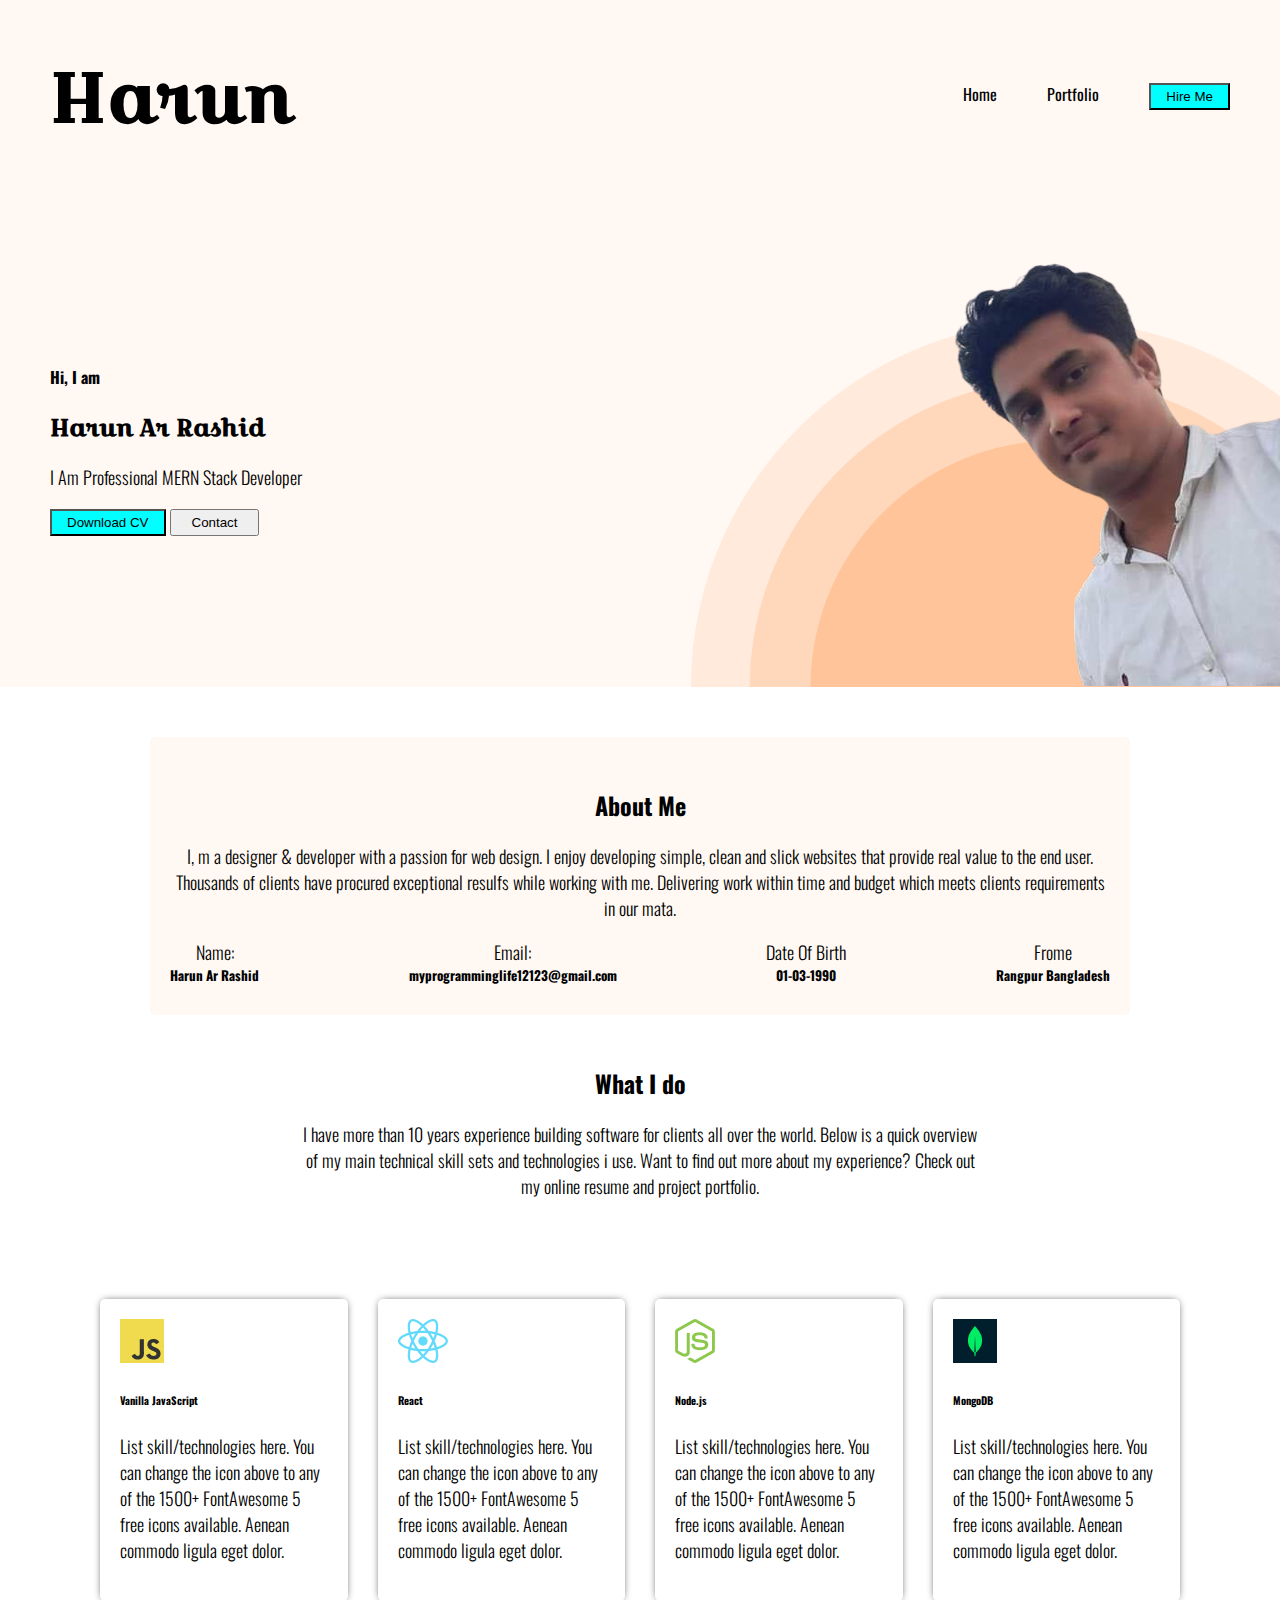
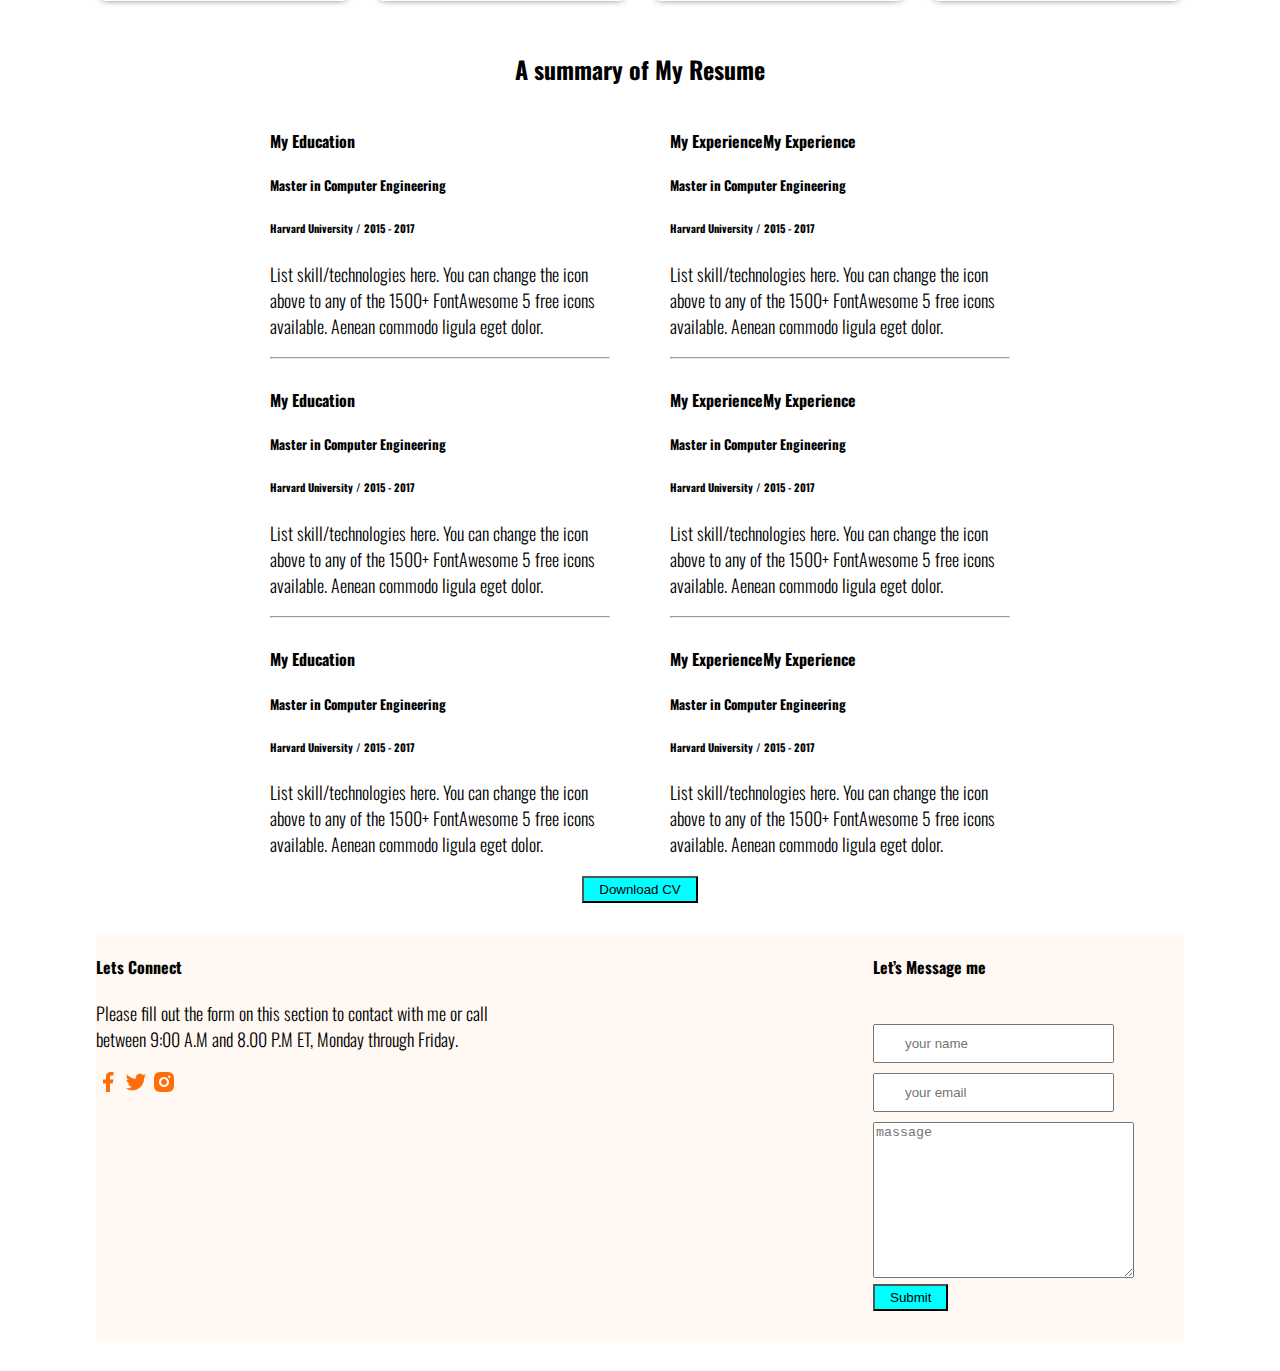
<file: index.html>
<!DOCTYPE html>
<html lang="en">
<head>
    <meta charset="UTF-8">
    <meta property="og:image" content="./images/header_bg.png" />
    <meta name="viewport" content="width=device-width, initial-scale=1.0">
    <title>Harun</title>
    <link rel="stylesheet" href="./style.css">
    <link rel="preconnect" href="https://fonts.googleapis.com">
    <link rel="preconnect" href="https://fonts.gstatic.com" crossorigin>
    <link href="https://fonts.googleapis.com/css2?family=Oswald:wght@300;500;600;700&display=swap" rel="stylesheet">
    <script src="./signal.js"></script>
</head>
<body>
    <header class="upper">
        <div id="abc" class="container">
            <div class="logo-area">
                <h1>Harun</h1>
            </div>
            <nav>
                <ul>
                    <li onclick="signal()">Home</li>
                    <li onclick="signal()">Portfolio</li>
                    <li onclick="signal()"><button class="button-primary">Hire Me</button></li>
                </ul>
            </nav>
        </div>
        <div class="banner">
            <div class="banner-text">
                    <h4>Hi, I  am</h4>
                    <h2>Harun Ar Rashid</h2>
                    <p>I Am Professional MERN Stack Developer</p>
                    <button class="button-primary" onclick="signal()" >Download CV</button>
                    <button class="normal" onclick="signal()">Contact</button>
            </div>
            <div class="banner-img">
                <img src="./images/me.png" alt="">
            </div>
        </div>
    </header>
    <div class="about-me">
        <h2>About Me</h2>
        <p>I, m a designer & developer with a passion for web design. I enjoy developing simple, clean and slick websites that provide real value to the end user. Thousands of clients have procured exceptional resulfs while working with me. Delivering work within time and budget which meets clients requirements in our mata.</p>
        <div class="basic-info">
            <div class="basic-name">
                <p>Name:</p>
                <h5>Harun Ar Rashid</h5>
                    
            </div>
            <div class="basic-mail">
                <p>Email:</p>
                <h5>myprogramminglife12123@gmail.com</h5>
            </div>
            <div class="basic-birth">
                <p>Date Of Birth</p>
                <h5>01-03-1990</h5>
            </div>
            <div class="basic-frome">
            <p>Frome</p>
            <h5>Rangpur Bangladesh</h5>
        </div>
        </div>
    </div>
    <div class="i-do">
        <h2>What I do</h2>
        <p>I have more than 10 years experience building software for clients all over the world. Below is a quick overview of my main technical skill sets and technologies i use. Want to find out more about my experience? Check out my online resume and project portfolio.</p>
    </div>
    <div class="portfolio">
        <div class="single-portfolio">
            <img src="./images/icons/js.png" alt="">
            <h6>Vanilla JavaScript</h6>
            <p>List skill/technologies here. You can change the icon above to any of the 1500+ FontAwesome 5 free icons available. Aenean commodo ligula eget dolor.</p>
        </div>   
          
    
        <div class="single-portfolio">
            <img src="./images/icons/react.png" alt="">
            <h6>React</h6>
            <p>List skill/technologies here. You can change the icon above to any of the 1500+ FontAwesome 5 free icons available. Aenean commodo ligula eget dolor.</p>
            
        </div> 

        <div class="single-portfolio">
            <img src="./images/icons/nodejs.png" alt="">
            <h6>Node.js</h6>
            <p>List skill/technologies here. You can change the icon above to any of the 1500+ FontAwesome 5 free icons available. Aenean commodo ligula eget dolor.</p>
            
        </div> 

        <div class="single-portfolio">
                <img src="./images/icons/mongo.png" alt="">
                <h6>MongoDB</h6>
                <p>List skill/technologies here. You can change the icon above to any of the 1500+ FontAwesome 5 free icons available. Aenean commodo ligula eget dolor.</p>
        </div> 
            
    </div>  
    <div class="sumary">
        <h2>A summary of My Resume</h2>
    </div>

    <div class="qualification">
        <div class="new-conteiner">
            <div class="qualification-one">
                <h4>My Education</h4>
                <h5>Master in Computer Engineering</h5>
                <h6>Harvard University / 2015 - 2017</h6>
                <p>List skill/technologies here. You can change the icon above 
                to any of the 1500+ FontAwesome 5 free icons available. Aenean commodo ligula eget dolor.</p>
                <hr>
            </div>
            <div class="qualification-two">
                <h4>My ExperienceMy Experience</h4>
                <h5>Master in Computer Engineering</h5>
                <h6>Harvard University / 2015 - 2017</h6>
                <p>List skill/technologies here. You can change the icon above 
                to any of the 1500+ FontAwesome 5 free icons available. Aenean commodo ligula eget dolor.</p>
                <hr>
            </div>
        </div>
        
        <div class="new-conteiner">
            <div class="qualification-one">
                <h4>My Education</h4>
                <h5>Master in Computer Engineering</h5>
                <h6>Harvard University / 2015 - 2017</h6>
                <p>List skill/technologies here. You can change the icon above 
                to any of the 1500+ FontAwesome 5 free icons available. Aenean commodo ligula eget dolor.</p>
                <hr>
            </div>
            <div class="qualification-two">
                <h4>My ExperienceMy Experience</h4>
                <h5>Master in Computer Engineering</h5>
                <h6>Harvard University / 2015 - 2017</h6>
                <p>List skill/technologies here. You can change the icon above 
                to any of the 1500+ FontAwesome 5 free icons available. Aenean commodo ligula eget dolor.</p>
                <hr>
            </div>
        </div>

        <div class="new-conteiner">
            <div class="qualification-one">
                <h4>My Education</h4>
                <h5>Master in Computer Engineering</h5>
                <h6>Harvard University / 2015 - 2017</h6>
                <p>List skill/technologies here. You can change the icon above 
                to any of the 1500+ FontAwesome 5 free icons available. Aenean commodo ligula eget dolor.</p>
                
            </div>
            <div class="qualification-two">
                <h4>My ExperienceMy Experience</h4>
                <h5>Master in Computer Engineering</h5>
                <h6>Harvard University / 2015 - 2017</h6>
                <p>List skill/technologies here. You can change the icon above 
                to any of the 1500+ FontAwesome 5 free icons available. Aenean commodo ligula eget dolor.</p>
                
            </div>
        </div>
        <div class="button">
            <button class="button-primary" onclick="signal()">Download CV</button>
        </div>
    </div>
    <div class="footer-area">
        <div class="all-footer">
                <div class="text-area">
                    <h4>Lets Connect</h4>
                    <p>Please fill out the form on this section to contact with me or call <br> between 9:00 A.M and 8.00 P.M ET, Monday through Friday.</p>
                    <img src="./images/icons/facebook.png" alt="">
                    <img src="./images/icons/twitter.png" alt="">
                    <img src="./images/icons/insta.png" alt="">
                </div>
            </div>       
        <div class="masage-area">

            <h4 class="www">Let’s Message me</h4><br>
            <form action="./welcome.html">
                <input type="text" placeholder="your name"><br>
                <input type="text" placeholder="your email"><br>
                <textarea class="fff" placeholder="massage" name="" id="" cols="30" rows="10"></textarea><br>
                <div class="btn">
                    <button class="button-primary">Submit</button>
                </div>
                </form>
        </div>
  
    </div>

    

</body>
</html>
</file>
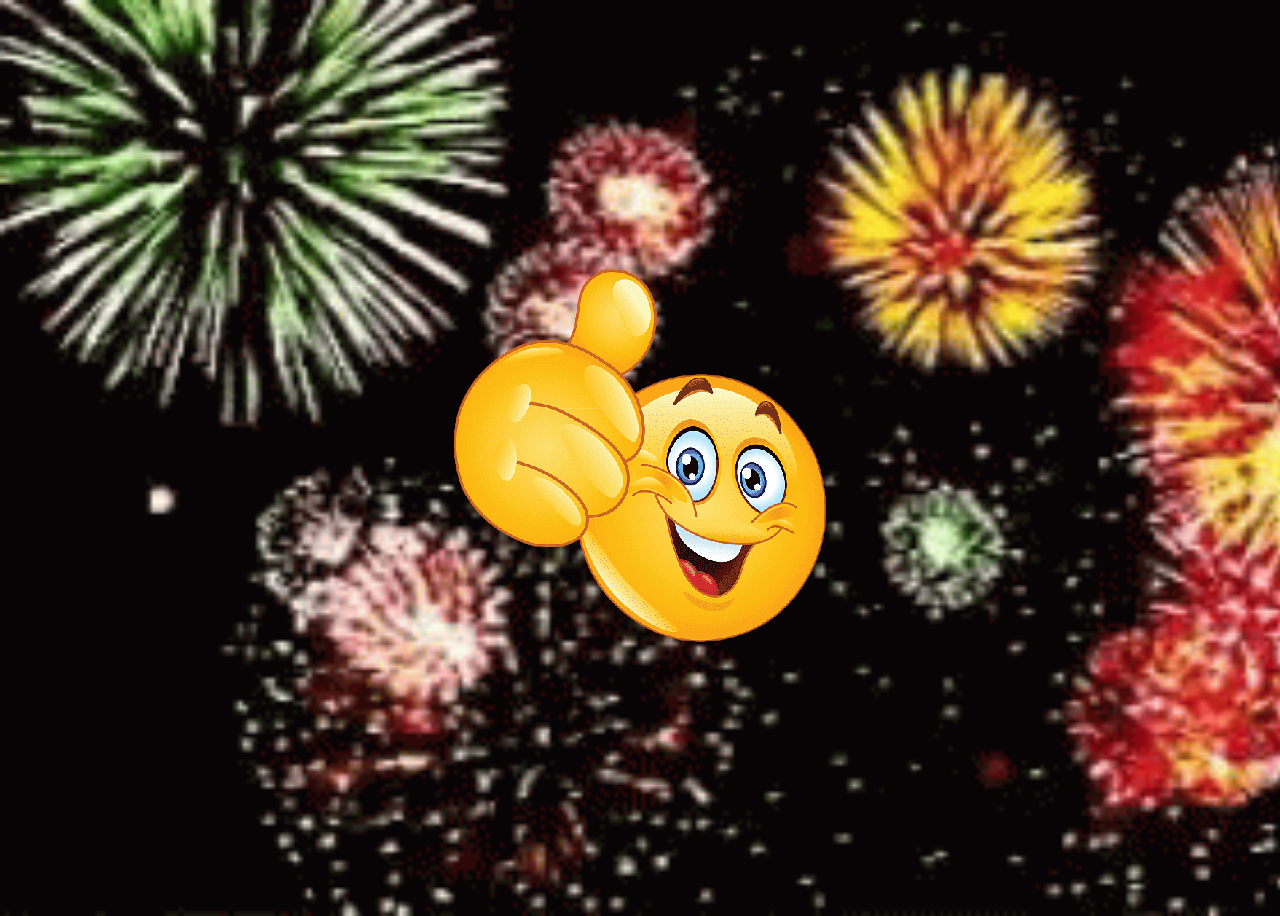
<file: welcome.html>
<!DOCTYPE html>
<html lang="en">
<head>
    <meta charset="UTF-8">
    <meta name="viewport" content="width=device-width, initial-scale=1.0">
    <title>Document</title>
    <style>
        body {
        display: flex;
        justify-content: center;
        align-items: center;
        height: 100vh;
        background-image: url(./images/fireworks.gif);
        background-repeat: no-repeat;
        background-size: cover;
        color: #fff;
        font-size: 24px;
    }
    </style>
</head>
<body>
    <div class="content">
        <img src="./images/smilee.png" alt="">
    </div>
</body>
</html>
</file>
<file: style.css>
@import url('https://fonts.googleapis.com/css2?family=Croissant+One&display=swap');
body{
    margin: 0;
    padding: 0;
    font-family: 'Oswald', sans-serif;
}
.upper{
    background-color: #FFF8F3;

}

nav ul{
    display: flex;
    list-style: none;
    gap: 50px;
}
#abc{
    display: flex;
    align-items: center;
    justify-content: space-between;
    margin: 0 50px;
}
.banner{
    display: flex;
    justify-content: space-between;
    align-items: center;
    background-image: url(./images/header_bg.png);
    background-repeat: no-repeat;
    background-position: bottom right;
    background-size: 46%;
}
.banner-img {
    margin-bottom: -4px;
}
.banner-text{
    margin-left: 50px;
}
.banner-text h2{
    font-family: 'Croissant One', cursive;
}
.button-primary{
    background-color: aqua;
    padding: 4px 15px;
}
.normal{
    padding: 4px 20px; 
}
.basic-info{
    display: flex;
    justify-content: space-between;
}
.about-me{
    text-align: center;
    margin: 50px 150px;
    background-color:#FFF8F3;
    padding: 30px 20px;
    border-radius: 5px;
}
.basic-info h5{
    margin: 0;
    padding: 0;
}
.basic-info p{
    margin: 0;
    padding: 0; 
}
.i-do{
    text-align: center;
    margin: 0 300px;
    margin-bottom: 100px;
    
}
.portfolio {
    display: flex;
    gap: 30px;
    margin: 0 100px 50px 100px;
}
.portfolio > img{
    width: 44px;
    height: 44px
}
.single-portfolio {
    padding: 20px;
    box-shadow: 0px 0px 9px -3px;
    border-radius: 5px;
}
.sumary{
    text-align: center;
}
.new-conteiner{
    display: flex;
    gap: 60px;
    margin: 0 130px;
    align-items: center;
}
.qualification{
    margin: 0 140px;
}
.button{
    text-align: center;
    margin-bottom: 30px;
}

.footer-area{
    display: flex;
    text-align: start;
    justify-content: space-between;
    background-color: #FFF8F3;
    margin: 30px 96px;
    gap: 50px;
}
.www{
   align-items: flex-start;
   padding-bottom: 0px 0px;
   
}
.masage-area{
    margin-bottom: 30px;
}
.fff{
    gap: 5px;
}
.masage-area input{
    margin-bottom: 10px;
    margin-right: 50px;
    padding: 10px 30px;
}
.masage-area .fff{
    margin-right: 50px;
}
.logo-area h1 {
    font-family: 'Croissant One', cursive;
    font-size: 70px;
}
p {
    font-weight: 300;
    font-size: 18px;
}
ul li, button {
    cursor: pointer;
}

/* responsive css */
@media screen and (max-width:550px) {
    #abc {
        display: flex;
        align-items: start;
        justify-content: space-between;
        margin: 0 50px;
        flex-direction: column;
    }
    .logo-area h1 {
        font-size: 30px;
    }
    nav ul {
        padding-left: 0;
    }
    .banner {
        align-items: start;
        flex-direction: column;
        background-size: 100%;
    }
    .banner-img img {
        width: 100%;
    }
    .basic-info div {
        margin-top: 15px;
    }
    .about-me {
        margin: 0;
    }
    .basic-info {
        flex-direction: column;
    }
    .i-do {
        margin: 0;
        padding: 0 30px;
    }
    .portfolio {
        gap: 20px;
        padding: 0 30px;
        flex-direction: column;
        margin: 0;
    }
    .qualification {
        margin: 0;
    }
    .new-conteiner {
        gap: 11px;
        margin: 0;
        padding: 0 30px;
        flex-direction: column;
    }
    .sumary {
        text-align: center;
        padding-top: 25px;
    }
    .footer-area {
        margin: 0;
        gap: 30px;
        flex-direction: column-reverse;
        padding: 0 30px;
        align-items: center;
    }
    .btn {
        display: flex;
        justify-content: center;
        align-items: center;
    }
    .masage-area input {
        margin-right: 0;
    }
    .masage-area .fff {
        margin-right: 0;
    }
    .btn .button-primary {
        width: 100%;
        margin-top: 5px;
    }
    .masage-area h4 {
        text-align: center;
    }
    .text-area {
        text-align: center;
    }
}
</file>
